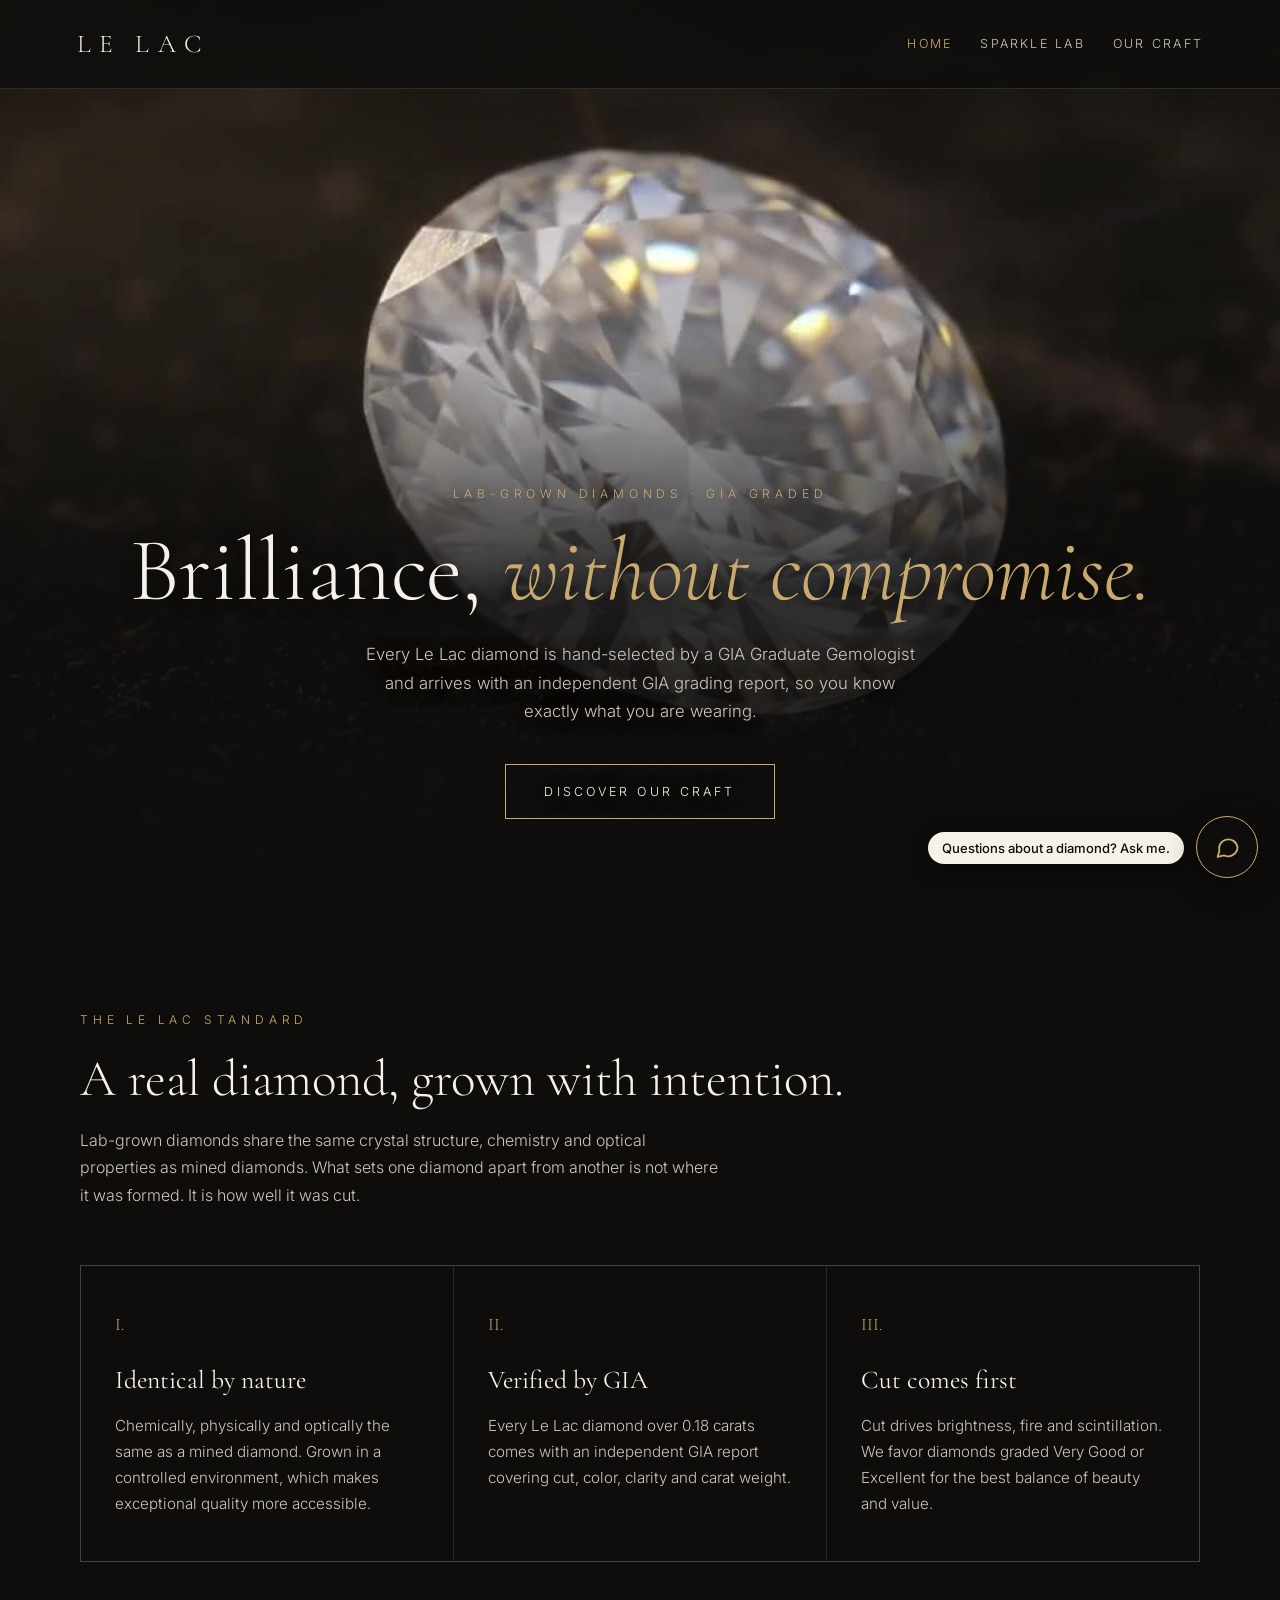
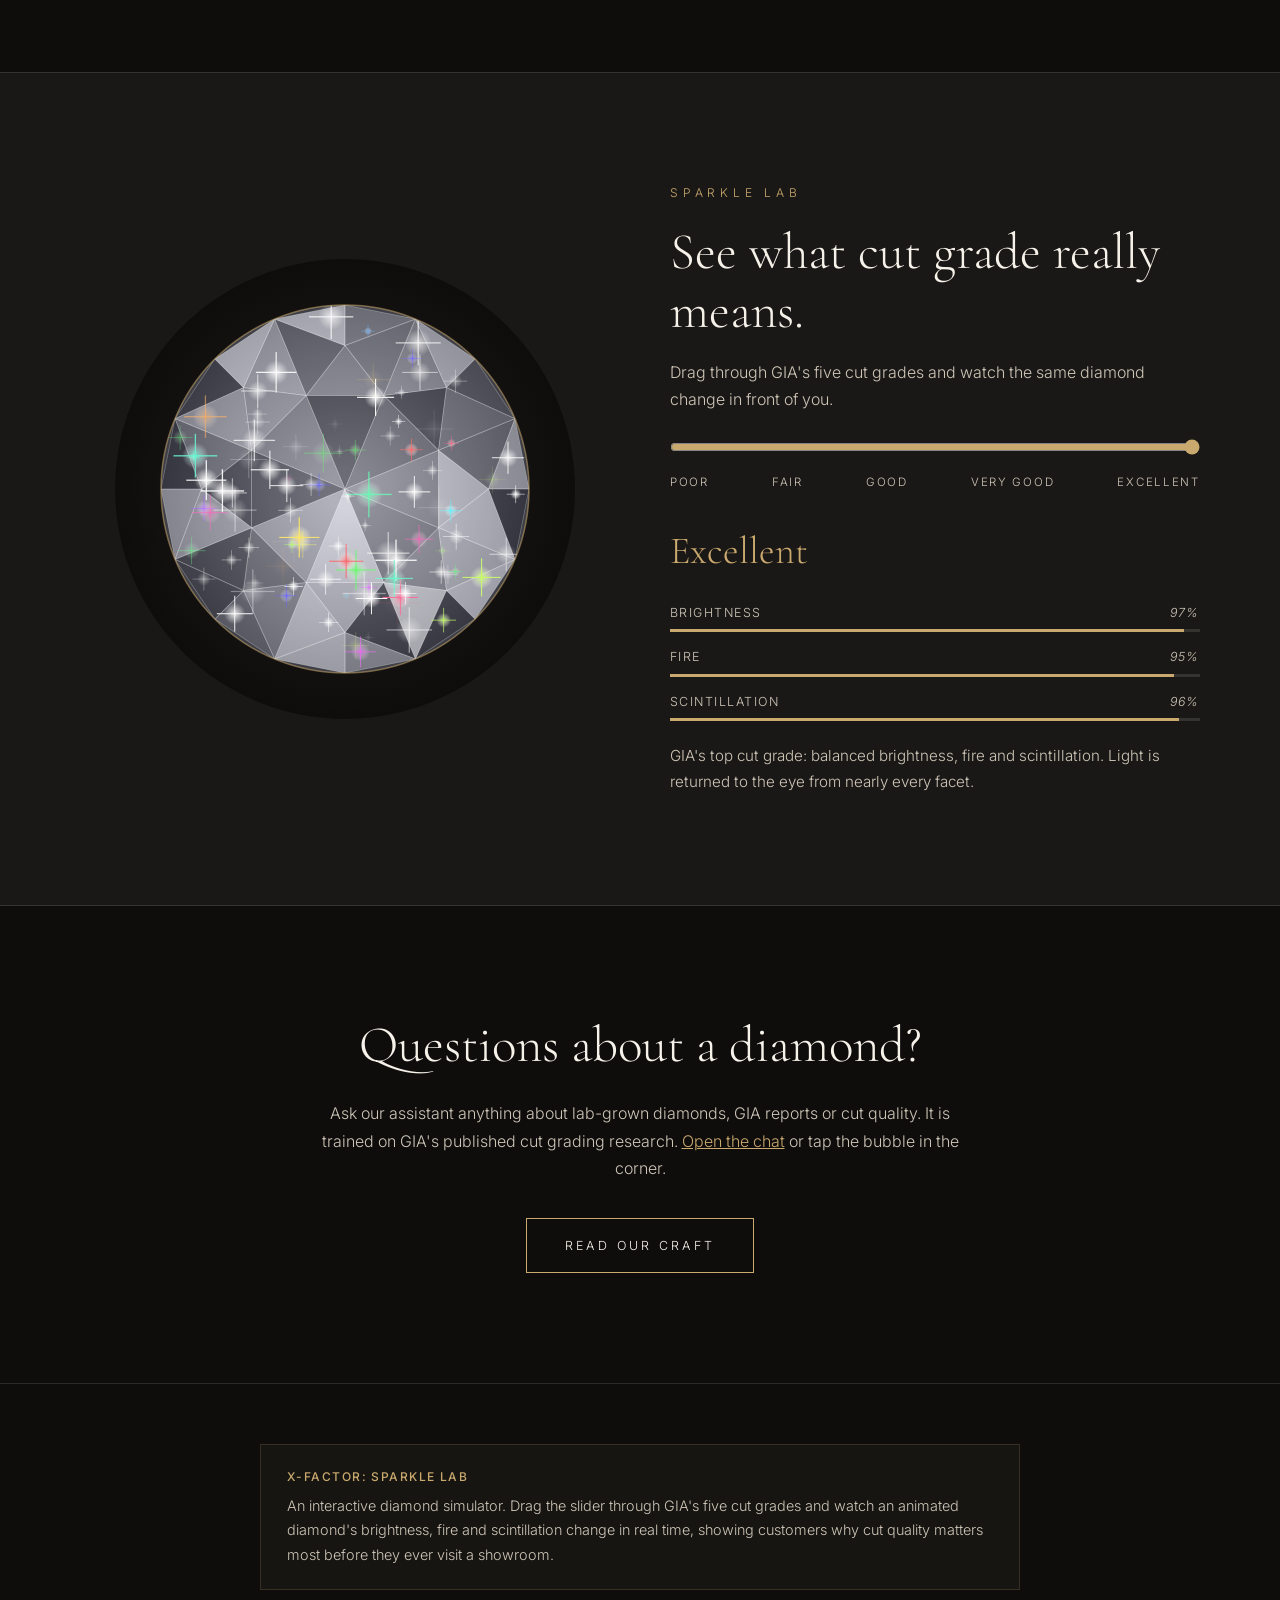
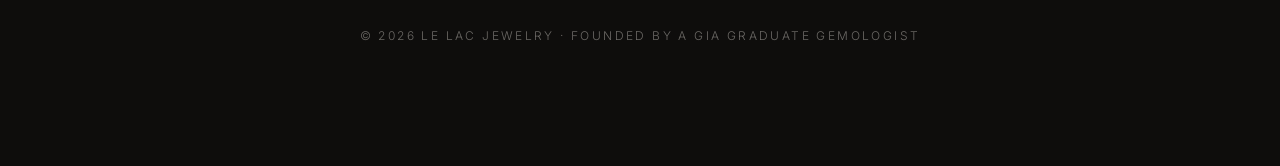
<file: index.html>
<!DOCTYPE html>
<html lang="en">
<head>
  <meta charset="UTF-8">
  <meta name="viewport" content="width=device-width, initial-scale=1.0">
  <title>Le Lac Jewelry | Lab-Grown Diamonds, Graded by GIA</title>
  <meta name="description" content="Le Lac Jewelry: lab-grown diamonds selected by a GIA Graduate Gemologist, with independent GIA grading reports.">
  <link rel="preconnect" href="https://fonts.googleapis.com">
  <link rel="preconnect" href="https://fonts.gstatic.com" crossorigin>
  <link href="https://fonts.googleapis.com/css2?family=Cormorant+Garamond:ital,wght@0,300;0,400;0,500;1,300;1,400&family=Inter:wght@300;400;500&display=swap" rel="stylesheet">
  <link rel="stylesheet" href="styles.css">
</head>
<body>

  <nav class="nav">
    <a href="index.html" class="brand">Le Lac</a>
    <div class="nav-links">
      <a href="index.html" class="active">Home</a>
      <a href="#simulator">Sparkle Lab</a>
      <a href="our-craft.html">Our Craft</a>
    </div>
  </nav>

  <header class="hero">
    <video autoplay muted loop playsinline preload="auto" poster="poster.jpg">
      <source src="hero.mp4" type="video/mp4">
    </video>
    <div class="hero-content">
      <div class="eyebrow">Lab-Grown Diamonds &middot; GIA Graded</div>
      <h1>Brilliance, <em>without compromise.</em></h1>
      <p>Every Le Lac diamond is hand-selected by a GIA Graduate Gemologist and arrives with an independent GIA grading report, so you know exactly what you are wearing.</p>
      <a href="our-craft.html" class="btn">Discover Our Craft</a>
    </div>
  </header>

  <section>
    <div class="wrap">
      <div class="eyebrow reveal">The Le Lac Standard</div>
      <h2 class="section-title reveal">A real diamond, grown with intention.</h2>
      <p class="lede reveal">Lab-grown diamonds share the same crystal structure, chemistry and optical properties as mined diamonds. What sets one diamond apart from another is not where it was formed. It is how well it was cut.</p>
      <div class="pillars">
        <div class="pillar reveal">
          <div class="num">I.</div>
          <h3>Identical by nature</h3>
          <p>Chemically, physically and optically the same as a mined diamond. Grown in a controlled environment, which makes exceptional quality more accessible.</p>
        </div>
        <div class="pillar reveal">
          <div class="num">II.</div>
          <h3>Verified by GIA</h3>
          <p>Every Le Lac diamond over 0.18 carats comes with an independent GIA report covering cut, color, clarity and carat weight.</p>
        </div>
        <div class="pillar reveal">
          <div class="num">III.</div>
          <h3>Cut comes first</h3>
          <p>Cut drives brightness, fire and scintillation. We favor diamonds graded Very Good or Excellent for the best balance of beauty and value.</p>
        </div>
      </div>
    </div>
  </section>

  <section class="sim" id="simulator">
    <div class="wrap sim-grid">
      <div>
        <canvas id="gemCanvas" class="sim-stage" width="920" height="920" aria-label="Animated diamond showing sparkle at the selected cut grade"></canvas>
      </div>
      <div>
        <div class="eyebrow">Sparkle Lab</div>
        <h2 class="section-title">See what cut grade really means.</h2>
        <p style="color:var(--ivory-dim)">Drag through GIA's five cut grades and watch the same diamond change in front of you.</p>
        <input type="range" id="grade" min="0" max="4" step="1" value="4" aria-label="GIA cut grade">
        <div class="grade-labels"><span>Poor</span><span>Fair</span><span>Good</span><span>Very Good</span><span>Excellent</span></div>
        <div class="grade-readout" id="gradeName">Excellent</div>
        <div class="meters">
          <div class="meter"><span>Brightness <em id="vB"></em></span><div class="bar"><i id="mB"></i></div></div>
          <div class="meter"><span>Fire <em id="vF"></em></span><div class="bar"><i id="mF"></i></div></div>
          <div class="meter"><span>Scintillation <em id="vS"></em></span><div class="bar"><i id="mS"></i></div></div>
        </div>
        <p class="grade-note" id="gradeNote"></p>
      </div>
    </div>
  </section>

  <section class="cta">
    <div class="wrap">
      <h2 class="section-title reveal">Questions about a diamond?</h2>
      <p class="lede reveal" style="margin:0 auto 36px">Ask our assistant anything about lab-grown diamonds, GIA reports or cut quality. It is trained on GIA's published cut grading research. <a href="#" data-open-chat style="color:var(--gold)">Open the chat</a> or tap the bubble in the corner.</p>
      <a href="our-craft.html" class="btn reveal">Read Our Craft</a>
    </div>
  </section>

  <footer>
    <div class="xfactor">
      <b>X-Factor: Sparkle Lab</b>
      An interactive diamond simulator. Drag the slider through GIA's five cut grades and watch an animated diamond's brightness, fire and scintillation change in real time, showing customers why cut quality matters most before they ever visit a showroom.
    </div>
    <div class="foot-line">&copy; 2026 Le Lac Jewelry &middot; Founded by a GIA Graduate Gemologist</div>
  </footer>

  <script src="sparkle.js"></script>
  <script src="site.js"></script>
  <!-- Le Lac Assistant chatbot (Chatling, Lab 3) -->
  <script src="chat.js"></script>
</body>
</html>
</file>
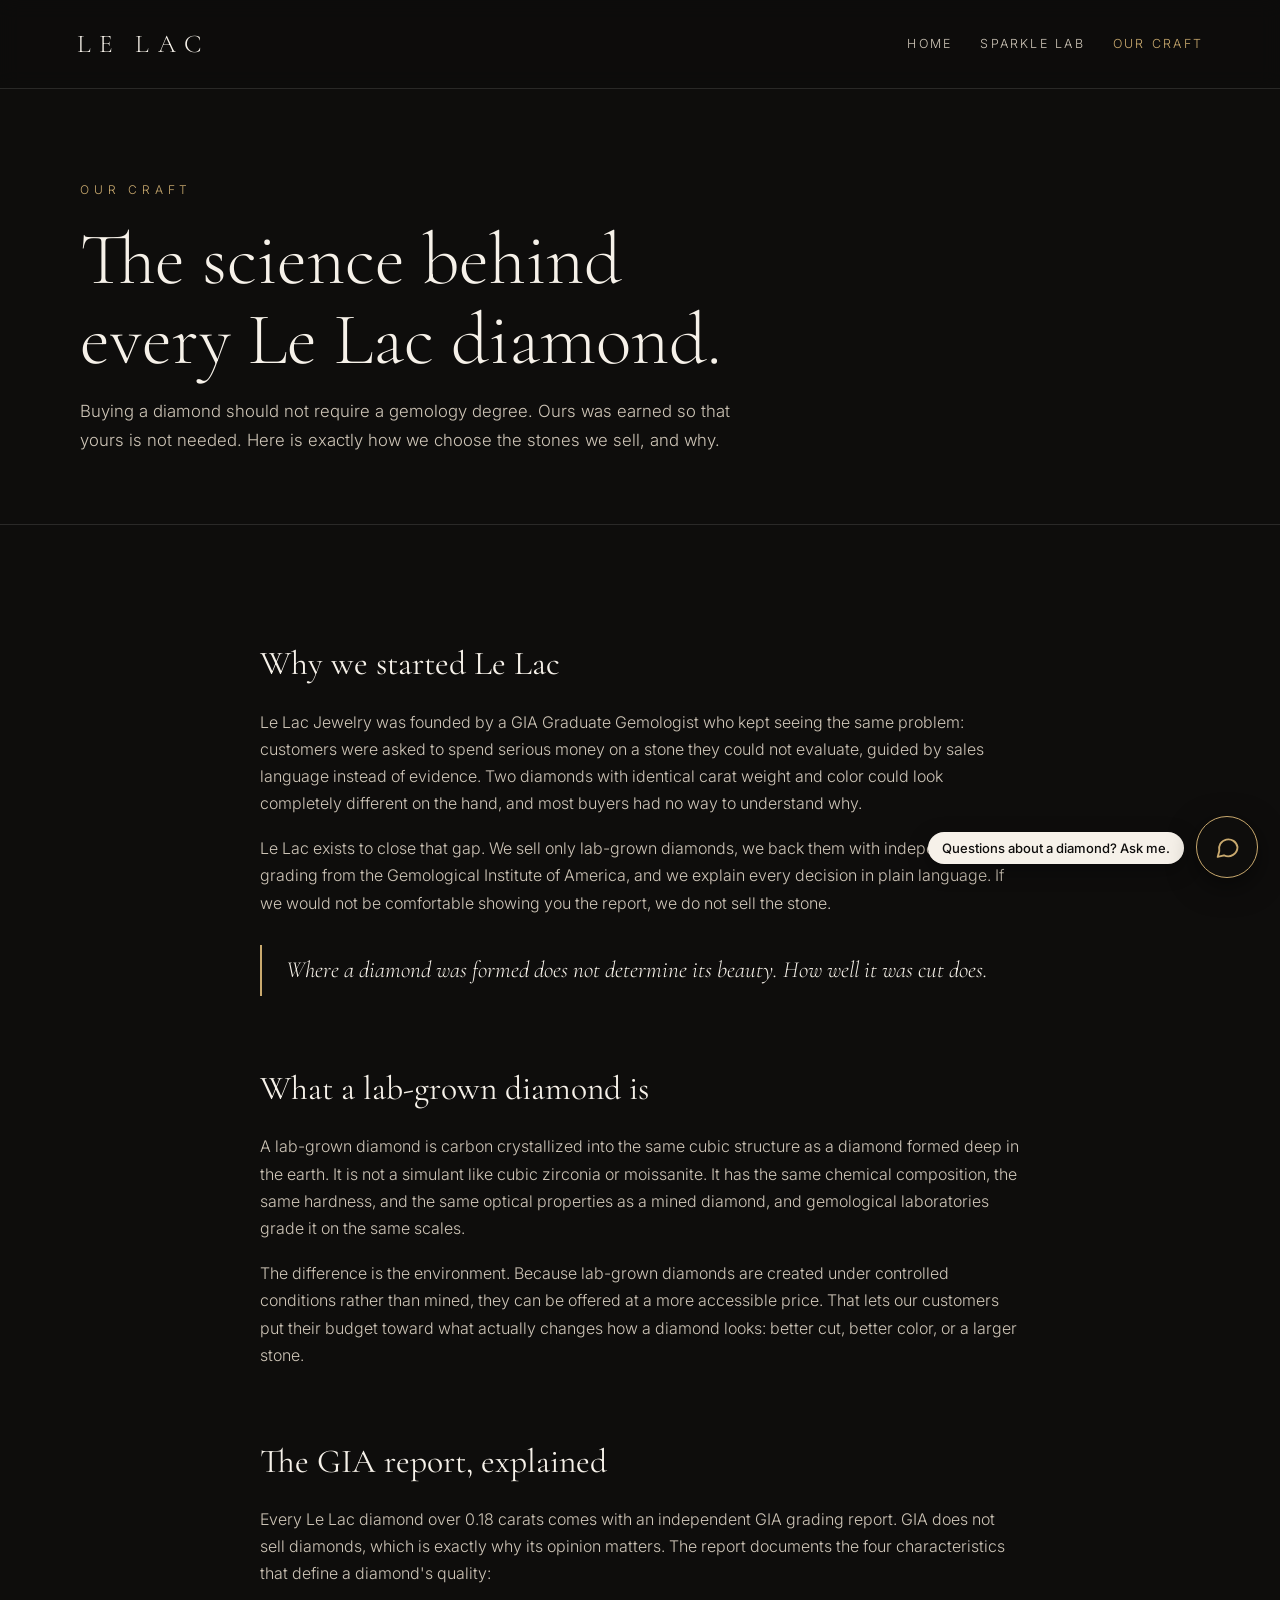
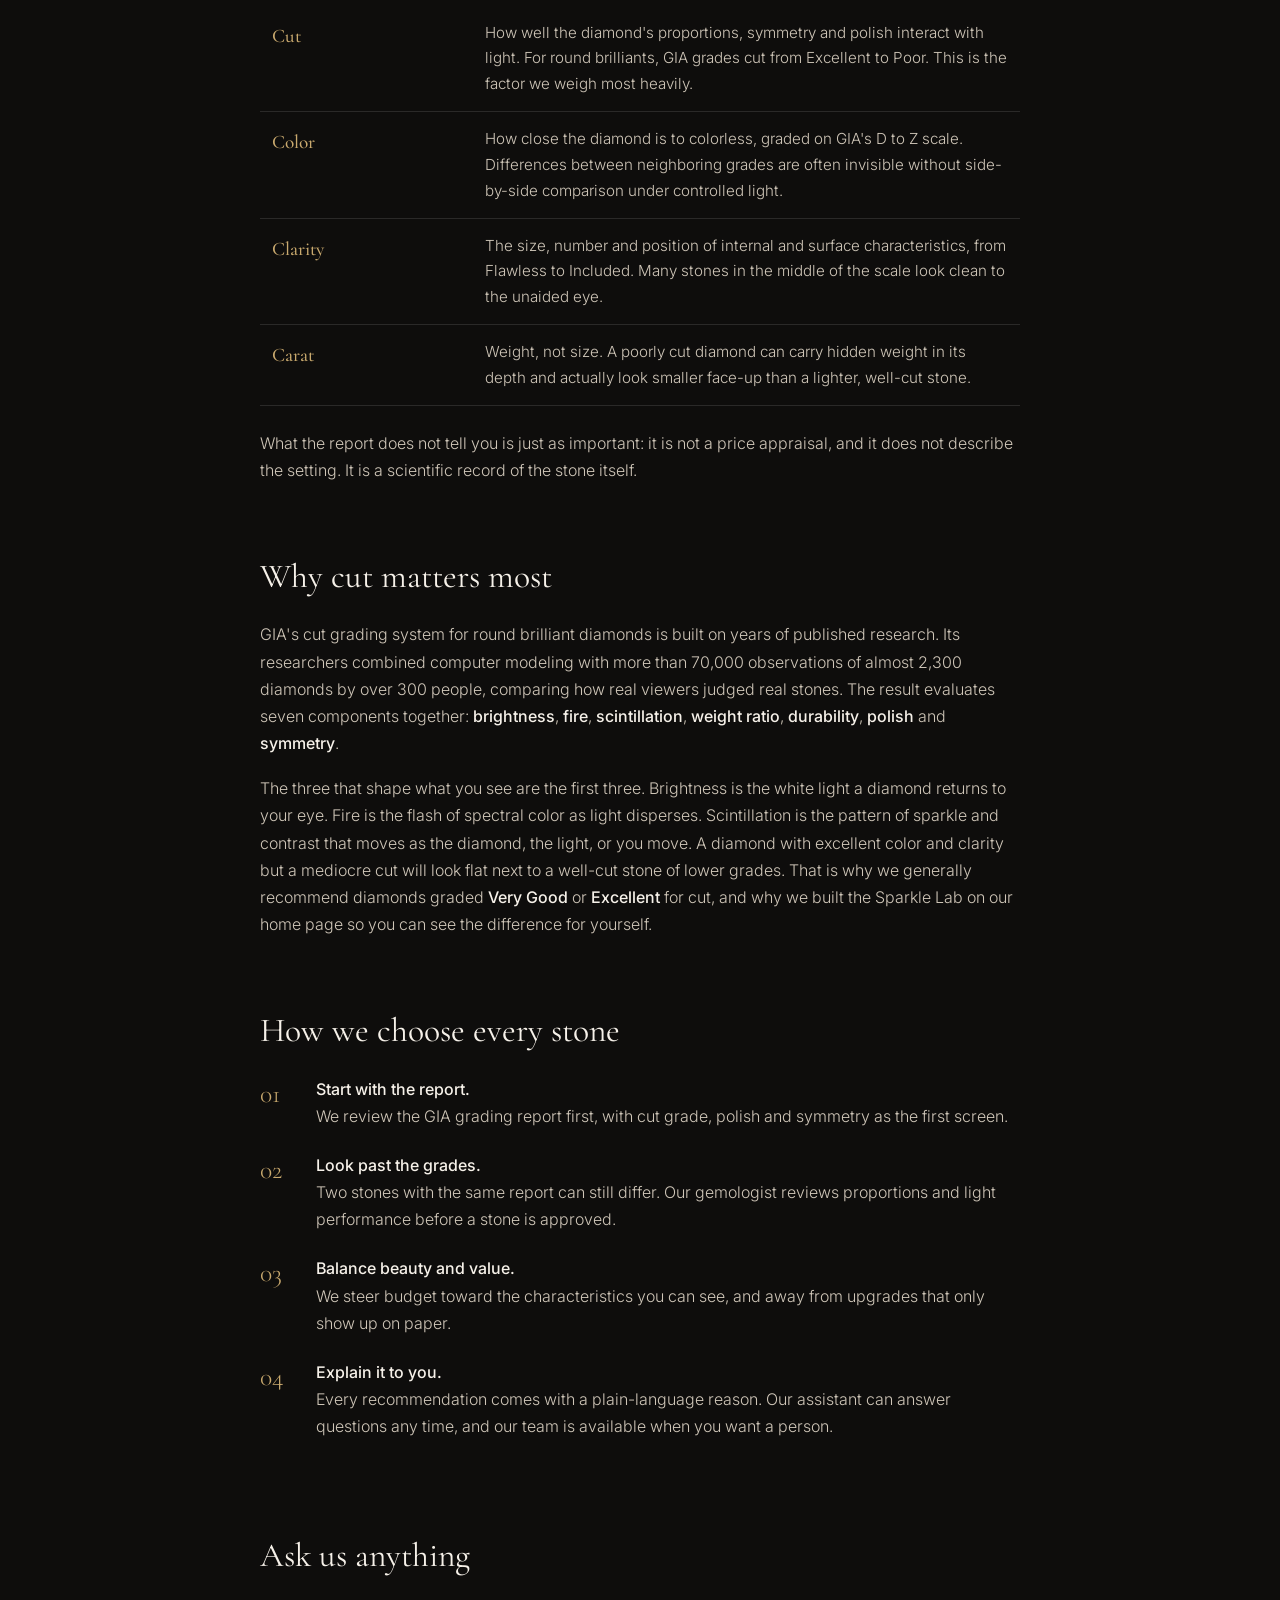
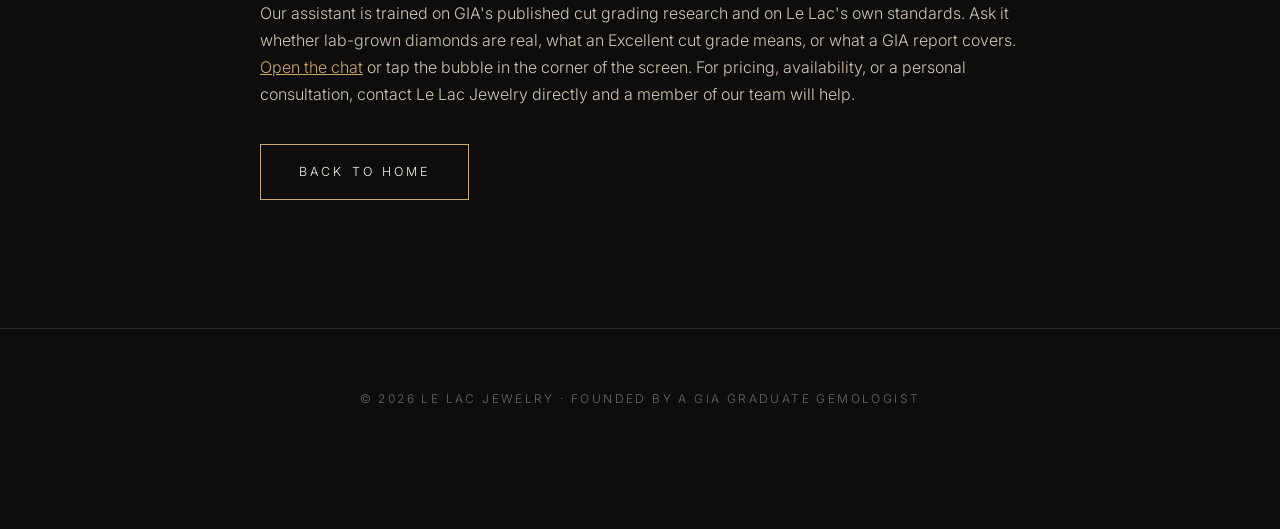
<file: our-craft.html>
<!DOCTYPE html>
<html lang="en">
<head>
  <meta charset="UTF-8">
  <meta name="viewport" content="width=device-width, initial-scale=1.0">
  <title>Our Craft | Le Lac Jewelry</title>
  <meta name="description" content="How Le Lac selects lab-grown diamonds: GIA grading, cut quality and the science of sparkle.">
  <link rel="preconnect" href="https://fonts.googleapis.com">
  <link rel="preconnect" href="https://fonts.gstatic.com" crossorigin>
  <link href="https://fonts.googleapis.com/css2?family=Cormorant+Garamond:ital,wght@0,300;0,400;0,500;1,300;1,400&family=Inter:wght@300;400;500&display=swap" rel="stylesheet">
  <link rel="stylesheet" href="styles.css">
</head>
<body>

  <nav class="nav">
    <a href="index.html" class="brand">Le Lac</a>
    <div class="nav-links">
      <a href="index.html">Home</a>
      <a href="index.html#simulator">Sparkle Lab</a>
      <a href="our-craft.html" class="active">Our Craft</a>
    </div>
  </nav>

  <header class="page-hero">
    <div class="wrap">
      <div class="eyebrow">Our Craft</div>
      <h1>The science behind<br>every Le Lac diamond.</h1>
      <p>Buying a diamond should not require a gemology degree. Ours was earned so that yours is not needed. Here is exactly how we choose the stones we sell, and why.</p>
    </div>
  </header>

  <section>
    <div class="prose">
      <h2>Why we started Le Lac</h2>
      <p>Le Lac Jewelry was founded by a GIA Graduate Gemologist who kept seeing the same problem: customers were asked to spend serious money on a stone they could not evaluate, guided by sales language instead of evidence. Two diamonds with identical carat weight and color could look completely different on the hand, and most buyers had no way to understand why.</p>
      <p>Le Lac exists to close that gap. We sell only lab-grown diamonds, we back them with independent grading from the Gemological Institute of America, and we explain every decision in plain language. If we would not be comfortable showing you the report, we do not sell the stone.</p>

      <blockquote>Where a diamond was formed does not determine its beauty. How well it was cut does.</blockquote>

      <h2>What a lab-grown diamond is</h2>
      <p>A lab-grown diamond is carbon crystallized into the same cubic structure as a diamond formed deep in the earth. It is not a simulant like cubic zirconia or moissanite. It has the same chemical composition, the same hardness, and the same optical properties as a mined diamond, and gemological laboratories grade it on the same scales.</p>
      <p>The difference is the environment. Because lab-grown diamonds are created under controlled conditions rather than mined, they can be offered at a more accessible price. That lets our customers put their budget toward what actually changes how a diamond looks: better cut, better color, or a larger stone.</p>

      <h2>The GIA report, explained</h2>
      <p>Every Le Lac diamond over 0.18 carats comes with an independent GIA grading report. GIA does not sell diamonds, which is exactly why its opinion matters. The report documents the four characteristics that define a diamond's quality:</p>
      <table class="cs-table">
        <tr><th>Cut</th><td>How well the diamond's proportions, symmetry and polish interact with light. For round brilliants, GIA grades cut from Excellent to Poor. This is the factor we weigh most heavily.</td></tr>
        <tr><th>Color</th><td>How close the diamond is to colorless, graded on GIA's D to Z scale. Differences between neighboring grades are often invisible without side-by-side comparison under controlled light.</td></tr>
        <tr><th>Clarity</th><td>The size, number and position of internal and surface characteristics, from Flawless to Included. Many stones in the middle of the scale look clean to the unaided eye.</td></tr>
        <tr><th>Carat</th><td>Weight, not size. A poorly cut diamond can carry hidden weight in its depth and actually look smaller face-up than a lighter, well-cut stone.</td></tr>
      </table>
      <p>What the report does not tell you is just as important: it is not a price appraisal, and it does not describe the setting. It is a scientific record of the stone itself.</p>

      <h2>Why cut matters most</h2>
      <p>GIA's cut grading system for round brilliant diamonds is built on years of published research. Its researchers combined computer modeling with more than 70,000 observations of almost 2,300 diamonds by over 300 people, comparing how real viewers judged real stones. The result evaluates seven components together: <strong>brightness</strong>, <strong>fire</strong>, <strong>scintillation</strong>, <strong>weight ratio</strong>, <strong>durability</strong>, <strong>polish</strong> and <strong>symmetry</strong>.</p>
      <p>The three that shape what you see are the first three. Brightness is the white light a diamond returns to your eye. Fire is the flash of spectral color as light disperses. Scintillation is the pattern of sparkle and contrast that moves as the diamond, the light, or you move. A diamond with excellent color and clarity but a mediocre cut will look flat next to a well-cut stone of lower grades. That is why we generally recommend diamonds graded <strong>Very Good</strong> or <strong>Excellent</strong> for cut, and why we built the Sparkle Lab on our home page so you can see the difference for yourself.</p>

      <h2>How we choose every stone</h2>
      <ol class="steps">
        <li><strong>Start with the report.</strong> We review the GIA grading report first, with cut grade, polish and symmetry as the first screen.</li>
        <li><strong>Look past the grades.</strong> Two stones with the same report can still differ. Our gemologist reviews proportions and light performance before a stone is approved.</li>
        <li><strong>Balance beauty and value.</strong> We steer budget toward the characteristics you can see, and away from upgrades that only show up on paper.</li>
        <li><strong>Explain it to you.</strong> Every recommendation comes with a plain-language reason. Our assistant can answer questions any time, and our team is available when you want a person.</li>
      </ol>

      <h2>Ask us anything</h2>
      <p>Our assistant is trained on GIA's published cut grading research and on Le Lac's own standards. Ask it whether lab-grown diamonds are real, what an Excellent cut grade means, or what a GIA report covers. <a href="#" data-open-chat style="color:var(--gold)">Open the chat</a> or tap the bubble in the corner of the screen. For pricing, availability, or a personal consultation, contact Le Lac Jewelry directly and a member of our team will help.</p>
      <p style="margin-top:36px"><a href="index.html" class="btn">Back to Home</a></p>
    </div>
  </section>

  <footer>
    <div class="foot-line">&copy; 2026 Le Lac Jewelry &middot; Founded by a GIA Graduate Gemologist</div>
  </footer>

  <script src="site.js"></script>
  <!-- Le Lac Assistant chatbot (Chatling, Lab 3) -->
  <script src="chat.js"></script>
</body>
</html>
</file>
<file: styles.css>
:root {
  --ink: #0e0d0c;
  --ink-2: #1a1816;
  --ivory: #f6f1e9;
  --ivory-dim: #cfc6b8;
  --gold: #c9a96e;
  --gold-soft: rgba(201, 169, 110, 0.18);
  --line: rgba(246, 241, 233, 0.12);
  --serif: "Cormorant Garamond", Georgia, serif;
  --sans: "Inter", system-ui, -apple-system, sans-serif;
}

* { box-sizing: border-box; margin: 0; padding: 0; }
html { scroll-behavior: smooth; }
body {
  background: var(--ink);
  color: var(--ivory);
  font-family: var(--sans);
  font-weight: 300;
  line-height: 1.7;
  -webkit-font-smoothing: antialiased;
}
a { color: inherit; }

/* Nav */
.nav {
  position: fixed; inset: 0 0 auto 0; z-index: 20;
  display: flex; align-items: center; justify-content: space-between;
  padding: 22px 6vw;
  background: rgba(14,13,12,0.78);
  -webkit-backdrop-filter: blur(10px); backdrop-filter: blur(10px);
  border-bottom: 1px solid var(--line);
}
.brand {
  font-family: var(--serif); font-size: 1.6rem; letter-spacing: 0.32em;
  text-transform: uppercase; text-decoration: none;
}
.nav-links { display: flex; gap: 28px; font-size: 0.78rem; letter-spacing: 0.18em; text-transform: uppercase; }
.nav-links a { text-decoration: none; color: var(--ivory-dim); transition: color .2s; }
.nav-links a:hover, .nav-links a.active { color: var(--gold); }

/* Hero */
.hero { position: relative; height: 100vh; min-height: 560px; overflow: hidden; }
.hero video {
  position: absolute; inset: 0; width: 100%; height: 100%; object-fit: cover;
}
.hero::after {
  content: ""; position: absolute; inset: 0;
  background: linear-gradient(to bottom, rgba(14,13,12,0.55) 0%, rgba(14,13,12,0) 22%, rgba(14,13,12,0) 38%, rgba(14,13,12,0.82) 66%, rgba(14,13,12,0.96) 100%);
}
.hero-content {
  position: relative; z-index: 2; height: 100%;
  display: flex; flex-direction: column; align-items: center; justify-content: flex-end;
  text-align: center; padding: 0 6vw 9vh;
  text-shadow: 0 2px 18px rgba(0,0,0,0.6);
}
.eyebrow { font-size: 0.75rem; letter-spacing: 0.4em; text-transform: uppercase; color: var(--gold); margin-bottom: 20px; }
.hero h1 {
  font-family: var(--serif); font-weight: 300;
  font-size: clamp(2.6rem, 7vw, 5.8rem); line-height: 1.05; margin-bottom: 22px;
}
.hero h1 em { font-style: italic; color: var(--gold); }
.hero p { max-width: 560px; color: var(--ivory-dim); font-size: 1.05rem; margin-bottom: 38px; }

.btn {
  display: inline-block; padding: 16px 38px;
  border: 1px solid var(--gold); color: var(--ivory); text-decoration: none;
  font-size: 0.78rem; letter-spacing: 0.25em; text-transform: uppercase;
  background: transparent; cursor: pointer; transition: background .25s, color .25s;
}
.btn:hover { background: var(--gold); color: var(--ink); }

/* Sections */
section { padding: 110px 6vw; }
.wrap { max-width: 1120px; margin: 0 auto; }
.section-title { font-family: var(--serif); font-weight: 300; font-size: clamp(2rem, 4vw, 3.2rem); line-height: 1.15; margin-bottom: 18px; }
.lede { color: var(--ivory-dim); max-width: 640px; margin-bottom: 56px; }

.pillars { display: grid; grid-template-columns: repeat(3, 1fr); gap: 1px; background: var(--line); border: 1px solid var(--line); }
.pillar { background: var(--ink); padding: 44px 34px; }
.pillar .num { font-family: var(--serif); color: var(--gold); font-size: 1.1rem; margin-bottom: 18px; }
.pillar h3 { font-family: var(--serif); font-weight: 400; font-size: 1.6rem; margin-bottom: 12px; }
.pillar p { color: var(--ivory-dim); font-size: 0.95rem; }

/* Sparkle simulator (X-factor) */
.sim { background: var(--ink-2); border-top: 1px solid var(--line); border-bottom: 1px solid var(--line); }
.sim-grid { display: grid; grid-template-columns: 1fr 1fr; gap: 60px; align-items: center; }
.sim-stage {
  position: relative; aspect-ratio: 1; max-width: 460px; width: 100%; margin: 0 auto;
  border-radius: 50%;
  background: radial-gradient(circle, #23201c 0%, var(--ink) 70%);
}
#gemCanvas { width: 100%; height: 100%; display: block; }
.grade-labels { display: flex; justify-content: space-between; font-size: 0.72rem; letter-spacing: 0.15em; text-transform: uppercase; color: var(--ivory-dim); margin-top: 10px; }
input[type=range] { width: 100%; accent-color: var(--gold); margin-top: 26px; cursor: pointer; }
.grade-readout { font-family: var(--serif); font-size: 2.4rem; color: var(--gold); margin-top: 26px; }
.meters { margin-top: 18px; display: grid; gap: 14px; }
.meter span { display: flex; justify-content: space-between; font-size: 0.78rem; letter-spacing: 0.12em; text-transform: uppercase; color: var(--ivory-dim); margin-bottom: 6px; }
.bar { height: 3px; background: var(--line); }
.bar i { display: block; height: 100%; background: var(--gold); transition: width .4s ease; }
.grade-note { margin-top: 22px; color: var(--ivory-dim); font-size: 0.95rem; min-height: 3.4em; }

/* CTA band */
.cta { text-align: center; }
.cta .section-title { margin-bottom: 26px; }

/* Content page */
.page-hero { padding: 180px 6vw 70px; border-bottom: 1px solid var(--line); }
.page-hero h1 { font-family: var(--serif); font-weight: 300; font-size: clamp(2.6rem, 6vw, 4.6rem); line-height: 1.08; }
.page-hero p { color: var(--ivory-dim); max-width: 660px; margin-top: 18px; font-size: 1.05rem; }

.prose { max-width: 760px; margin: 0 auto; }
.prose h2 { font-family: var(--serif); font-weight: 400; font-size: 2.1rem; margin: 64px 0 16px; }
.prose h2:first-child { margin-top: 0; }
.prose p { color: var(--ivory-dim); margin-bottom: 18px; }
.prose strong { color: var(--ivory); font-weight: 500; }

.cs-table { width: 100%; border-collapse: collapse; margin: 12px 0 24px; font-size: 0.95rem; }
.cs-table th, .cs-table td { text-align: left; padding: 14px 12px; border-bottom: 1px solid var(--line); vertical-align: top; }
.cs-table th { font-family: var(--serif); font-weight: 500; font-size: 1.2rem; color: var(--gold); width: 28%; }
.cs-table td { color: var(--ivory-dim); }

.steps { counter-reset: s; list-style: none; margin: 8px 0 24px; }
.steps li { counter-increment: s; position: relative; padding: 0 0 22px 56px; color: var(--ivory-dim); }
.steps li::before {
  content: counter(s, decimal-leading-zero); position: absolute; left: 0; top: -4px;
  font-family: var(--serif); font-size: 1.6rem; color: var(--gold);
}
.steps li strong { display: block; color: var(--ivory); font-weight: 500; }

blockquote {
  border-left: 2px solid var(--gold); padding: 6px 0 6px 24px; margin: 28px 0;
  font-family: var(--serif); font-size: 1.45rem; font-style: italic; color: var(--ivory);
}

/* Footer */
footer { padding: 60px 6vw 120px; border-top: 1px solid var(--line); }
.xfactor {
  max-width: 760px; margin: 0 auto 36px; padding: 22px 26px;
  border: 1px solid var(--gold-soft); background: rgba(201,169,110,0.05);
  font-size: 0.9rem; color: var(--ivory-dim);
}
.xfactor b { color: var(--gold); font-weight: 500; letter-spacing: 0.12em; text-transform: uppercase; font-size: 0.75rem; display: block; margin-bottom: 6px; }
.foot-line { text-align: center; font-size: 0.75rem; letter-spacing: 0.2em; text-transform: uppercase; color: rgba(246,241,233,0.4); }

/* Reveal on scroll */
.reveal { opacity: 0; transform: translateY(24px); transition: opacity .9s ease, transform .9s ease; }
.reveal.in { opacity: 1; transform: none; }

@media (max-width: 820px) {
  .pillars { grid-template-columns: 1fr; }
  .sim-grid { grid-template-columns: 1fr; gap: 30px; }
  .nav-links { gap: 16px; }
  section { padding: 80px 6vw; }
}
@media (max-width: 480px) {
  .hero video { object-position: 50% 20%; }
  .hero p { font-size: 0.95rem; margin-bottom: 28px; }
  .nav { padding: 18px 16px; }
  .brand { font-size: 1.2rem; letter-spacing: 0.24em; }
  .nav-links { font-size: 0.68rem; gap: 12px; }
}
@media (prefers-reduced-motion: reduce) {
  .reveal { opacity: 1; transform: none; transition: none; }
}
</file>
